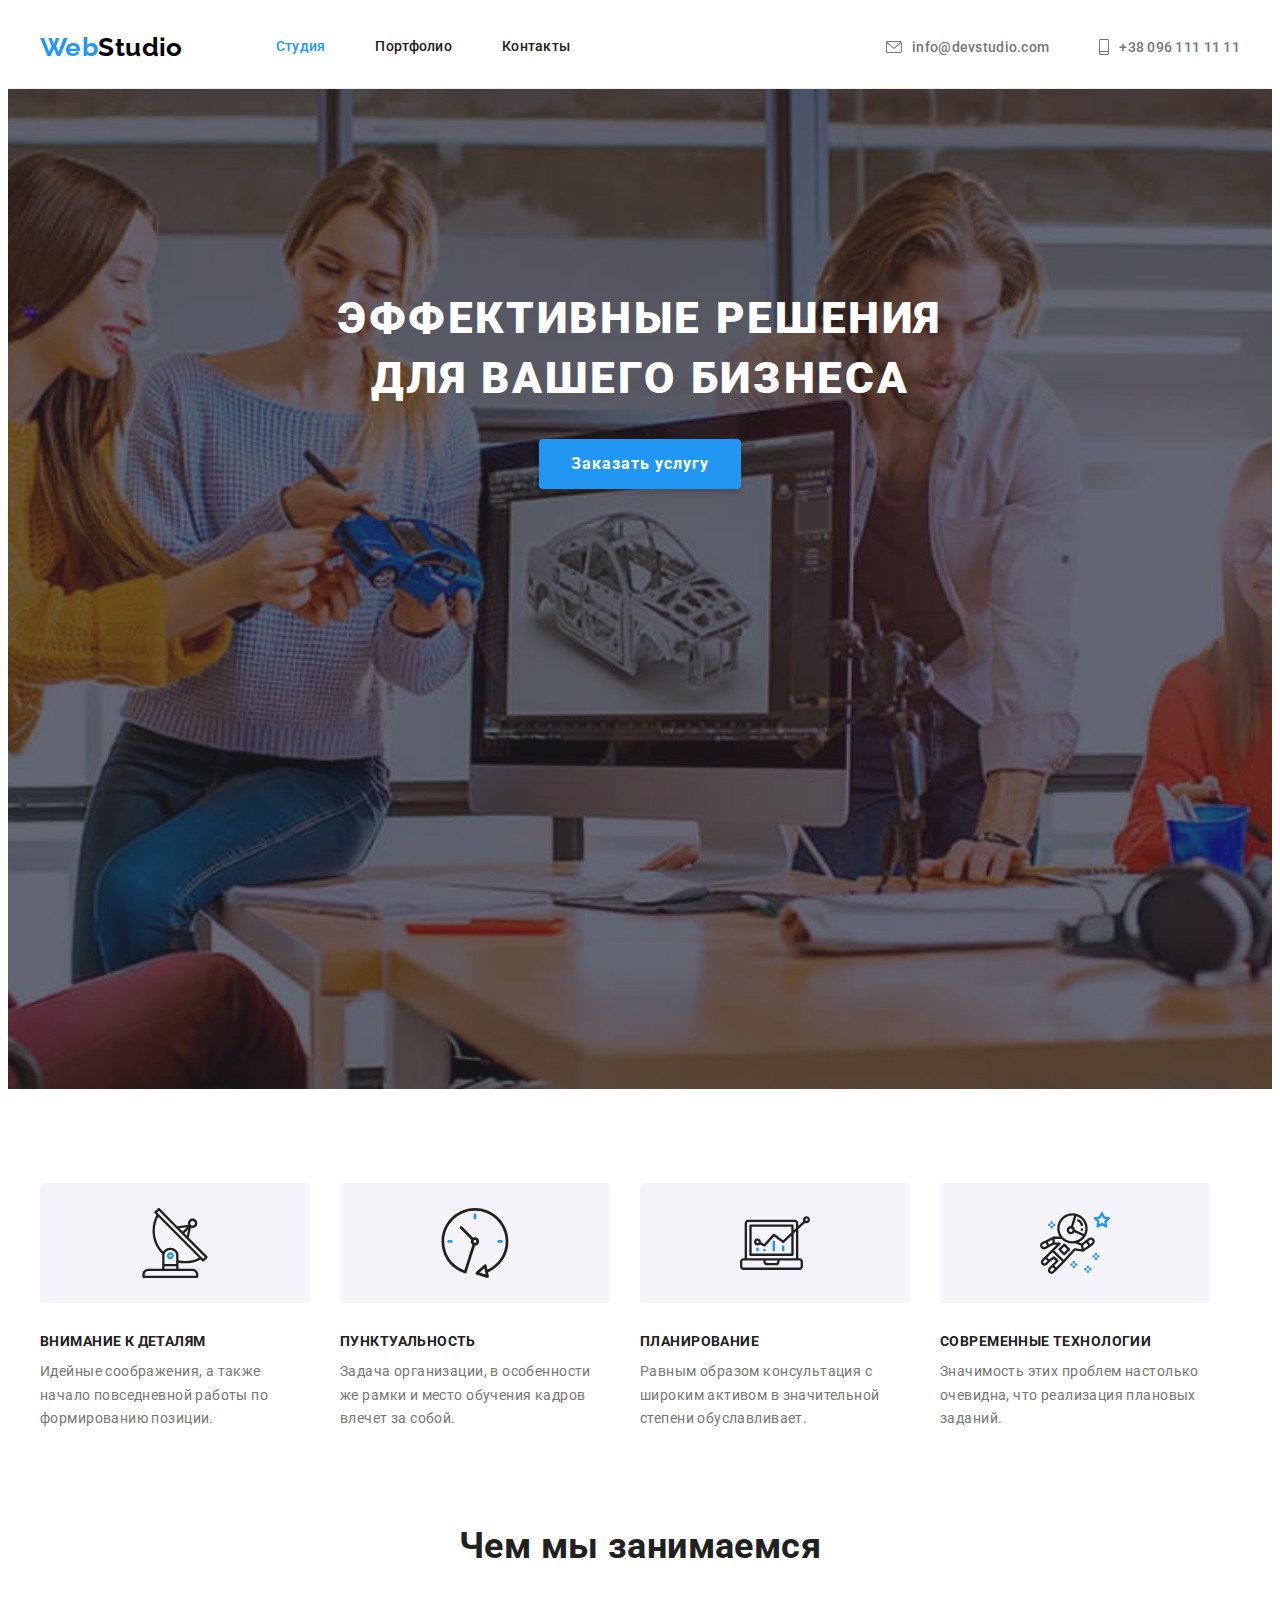
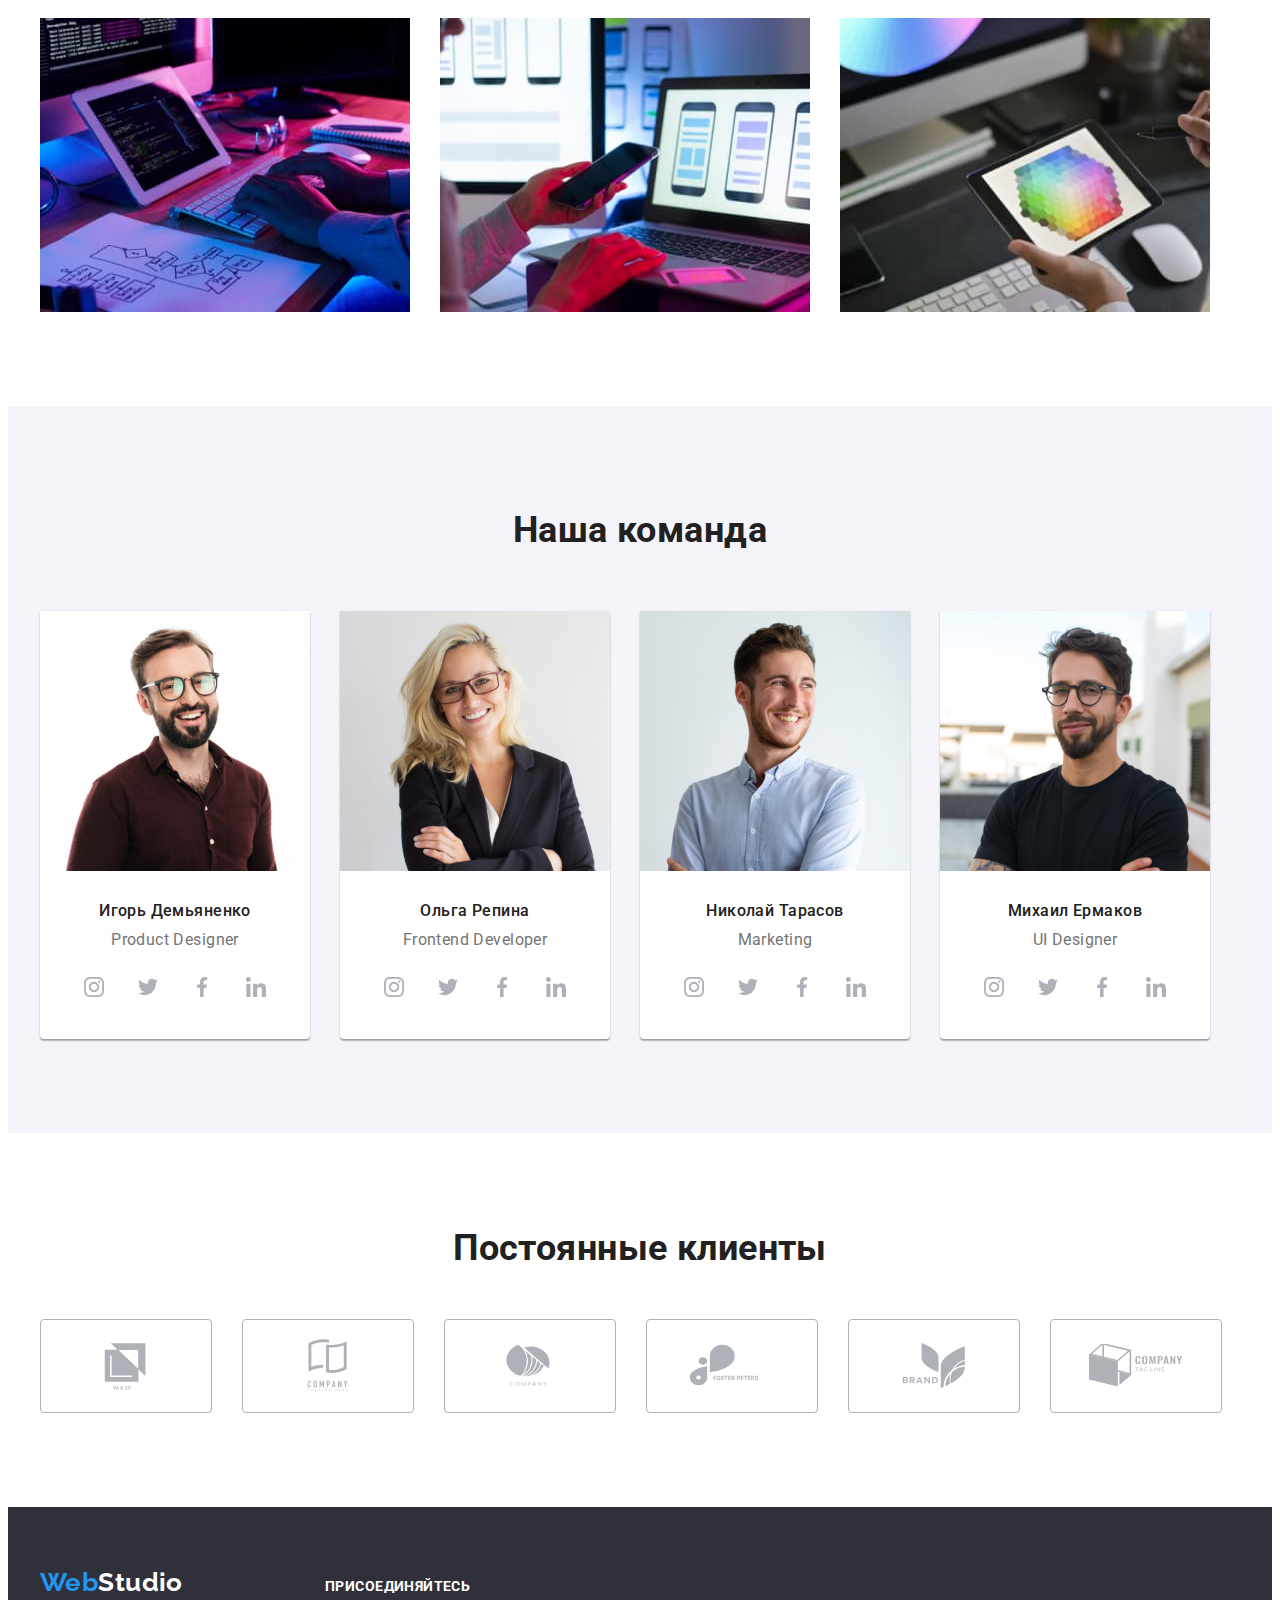
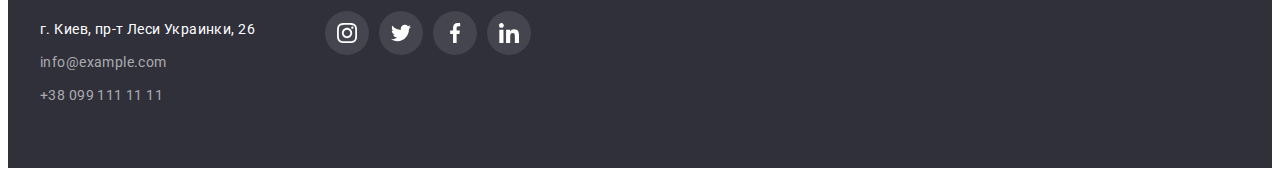
<file: index.html>
<!DOCTYPE html>
<html lang="ru">
  <head>
    <meta charset="UTF-8" />
    <meta http-equiv="X-UA-Compatible" content="IE=edge" />
    <meta name="viewport" content="width=device-width, initial-scale=1.0" />
    <link rel="preconnect" href="https://fonts.googleapis.com" />
    <link rel="preconnect" href="https://fonts.gstatic.com" crossorigin />
    <link
      href="https://fonts.googleapis.com/css2?family=Raleway:wght@700&family=Roboto:wght@400;500;700;900&display=swap"
      rel="stylesheet"
    />
    <title lang="en">Web Studio</title>
    <link
      rel="stylesheet"
      href="https://cdnjs.cloudflare.com/ajax/libs/modern-normalize/1.1.0/modern-normalize.min.css"
      integrity="sha512-wpPYUAdjBVSE4KJnH1VR1HeZfpl1ub8YT/NKx4PuQ5NmX2tKuGu6U/JRp5y+Y8XG2tV+wKQpNHVUX03MfMFn9Q=="
      crossorigin="anonymous"
      referrerpolicy="no-referrer"
    />
    <link rel="stylesheet" href="./css/styles.css" />
  </head>
  <body>
    <header class="header">
      <div class="container main-header">
        <!--.......................................ЛОГОТИП............................................................ -->
        <a lang="en" href="" class="header-logo logo link"><span class="span">Web</span>Studio</a>
        <!-- ..................................НАВІГАЦІЯ..........................................................  -->
        <nav class="header-nav">
          <ul class="header-list list">
            <li class="header-item">
              <a href="./index.html" class="header-link curent link">Студия</a>
            </li>
            <li class="header-item">
              <a href="./portfolio.html" class="header-link link">Портфолио</a>
            </li>
            <li class="header-item"><a href="" class="header-link link">Контакты</a></li>
          </ul>
        </nav>
        <!-- .............................................ПОШТА Та ТЕЛЕФОН............................................ -->
        <ul class="header-contact-list list">
          <li class="header-contact">
            <a href="mailto:info@devstudio.com" class="header-address link"
              ><svg class="header-contact-icon" width="16" height="12">
                <use href="./images/symbol-defs.svg#icon-envelope"></use></svg
              >info@devstudio.com</a
            >
          </li>
          <li class="header-contact">
            <a href="tel:+380961111111" class="header-address link"
              ><svg class="header-contact-icon" width="10" height="16">
                <use href="./images/symbol-defs.svg#icon-smartphone"></use></svg
              >+38 096 111 11 11</a
            >
          </li>
        </ul>
      </div>
    </header>
    <main class="main">
      <!--........................................HERO......................................................-->
      <section class="hero">
        <div class="container">
          <h1 class="main-hero">Эффективные решения для вашего бизнеса</h1>
          <button type="button" class="main-button">Заказать услугу</button>
        </div>
      </section>
      <!-- ........................................ЯКОСТІ................................................ -->
      <section class="quality">
        <div class="container">
          <h2 class="visually-hidden">Качества компании</h2>
          <ul class="quality-list list">
            <li class="quality-item">
              <div class="quality-icon">
                <svg class="quality-contact-icon" width="70" height="70">
                  <use href="./images/symbol-defs.svg#icon-antenna"></use>
                </svg>
              </div>
              <h3 class="quality-title">Внимание к деталям</h3>
              <p class="quality-subtitle">
                Идейные соображения, а также начало повседневной работы по формированию позиции.
              </p>
            </li>
            <li class="quality-item">
              <div class="quality-icon">
                <svg class="quality-contact-icon" width="70" height="70">
                  <use href="./images/symbol-defs.svg#icon-clock"></use>
                </svg>
              </div>
              <h3 class="quality-title">Пунктуальность</h3>
              <p class="quality-subtitle">
                Задача организации, в особенности же рамки и место обучения кадров влечет за собой.
              </p>
            </li>
            <li class="quality-item">
              <div class="quality-icon">
                <svg class="quality-contact-icon" width="70" height="70">
                  <use href="./images/symbol-defs.svg#icon-diagram"></use>
                </svg>
              </div>
              <h3 class="quality-title">Планирование</h3>
              <p class="quality-subtitle">
                Равным образом консультация с широким активом в значительной степени обуславливает.
              </p>
            </li>
            <li class="quality-item">
              <div class="quality-icon">
                <svg class="quality-contact-icon" width="70" height="70">
                  <use href="./images/symbol-defs.svg#icon-astronaut"></use>
                </svg>
              </div>
              <h3 class="quality-title">Современные технологии</h3>
              <p class="quality-subtitle">
                Значимость этих проблем настолько очевидна, что реализация плановых заданий.
              </p>
            </li>
          </ul>
        </div>
      </section>
      <!-- .............................КАРТИНКИ РОБОТИ............................................ -->
      <section class="job">
        <div class="container">
          <h2 class="job-title">Чем мы занимаемся</h2>
          <ul class="job-list list">
            <li class="job-item">
              <img src="./images/img-1.jpg" alt="програмист пишет код на ноутбуке" width="370" />
            </li>
            <li class="job-item">
              <img
                src="./images/img-2.jpg"
                alt="дизайнер подбирает стиль програмы для телефона на ноутбуке"
                width="370"
              />
            </li>
            <li class="job-item">
              <img
                src="./images/img-3.jpg"
                alt="дизайнер ищет нужный цвет на планшете"
                width="370"
              />
            </li>
          </ul>
        </div>
      </section>
      <!--.....................................КОМАНДА.............................................-->
      <section class="team">
        <div class="container">
          <h2 class="team-title">Наша команда</h2>
          <ul class="team-list list">
            <li class="team-item">
              <img src="./images/photo-1.jpg" alt="Игорь Демьяненко" width="270" />
              <div class="container-team">
                <h3 class="team-heading">Игорь Демьяненко</h3>
                <p lang="en" class="team-subtitle">Product Designer</p>
                <ul class="team-soc-list list">
                  <li class="team-soc-item">
                    <a href="" class="team-soc-linc link"
                      ><svg class="team-soc-icon" width="20" height="20">
                        <use href="./images/symbol-defs.svg#icon-instagram"></use></svg
                    ></a>
                  </li>
                  <li class="team-soc-item">
                    <a href="" class="team-soc-linc link"
                      ><svg class="team-soc-icon" width="20" height="20">
                        <use href="./images/symbol-defs.svg#icon-twitter"></use></svg
                    ></a>
                  </li>
                  <li class="team-soc-item">
                    <a href="" class="team-soc-linc link"
                      ><svg class="team-soc-icon" width="20" height="20">
                        <use href="./images/symbol-defs.svg#icon-facebook"></use></svg
                    ></a>
                  </li>
                  <li class="team-soc-item">
                    <a href="" class="team-soc-linc link"
                      ><svg class="team-soc-icon" width="20" height="20">
                        <use href="./images/symbol-defs.svg#icon-linkedin"></use></svg
                    ></a>
                  </li>
                </ul>
              </div>
            </li>
            <li class="team-item">
              <img src="./images/photo-2.jpg" alt="Ольга Репина" width="270" />
              <div class="container-team">
                <h3 class="team-heading">Ольга Репина</h3>
                <p lang="en" class="team-subtitle">Frontend Developer</p>
                <ul class="team-soc-list list">
                  <li class="team-soc-item">
                    <a href="" class="team-soc-linc link"
                      ><svg class="team-soc-icon" width="20" height="20">
                        <use href="./images/symbol-defs.svg#icon-instagram"></use></svg
                    ></a>
                  </li>
                  <li class="team-soc-item">
                    <a href="" class="team-soc-linc link"
                      ><svg class="team-soc-icon" width="20" height="20">
                        <use href="./images/symbol-defs.svg#icon-twitter"></use></svg
                    ></a>
                  </li>
                  <li class="team-soc-item">
                    <a href="" class="team-soc-linc link"
                      ><svg class="team-soc-icon" width="20" height="20">
                        <use href="./images/symbol-defs.svg#icon-facebook"></use></svg
                    ></a>
                  </li>
                  <li class="team-soc-item">
                    <a href="" class="team-soc-linc link"
                      ><svg class="team-soc-icon" width="20" height="20">
                        <use href="./images/symbol-defs.svg#icon-linkedin"></use></svg
                    ></a>
                  </li>
                </ul>
              </div>
            </li>
            <li class="team-item">
              <img src="./images/photo-3.jpg" alt="Николай Тарасов" width="270" />
              <div class="container-team">
                <h3 class="team-heading">Николай Тарасов</h3>
                <p lang="en" class="team-subtitle">Marketing</p>
                <ul class="team-soc-list list">
                  <li class="team-soc-item">
                    <a href="" class="team-soc-linc link"
                      ><svg class="team-soc-icon" width="20" height="20">
                        <use href="./images/symbol-defs.svg#icon-instagram"></use></svg
                    ></a>
                  </li>
                  <li class="team-soc-item">
                    <a href="" class="team-soc-linc link"
                      ><svg class="team-soc-icon" width="20" height="20">
                        <use href="./images/symbol-defs.svg#icon-twitter"></use></svg
                    ></a>
                  </li>
                  <li class="team-soc-item">
                    <a href="" class="team-soc-linc link"
                      ><svg class="team-soc-icon" width="20" height="20">
                        <use href="./images/symbol-defs.svg#icon-facebook"></use></svg
                    ></a>
                  </li>
                  <li class="team-soc-item">
                    <a href="" class="team-soc-linc link"
                      ><svg class="team-soc-icon" width="20" height="20">
                        <use href="./images/symbol-defs.svg#icon-linkedin"></use></svg
                    ></a>
                  </li>
                </ul>
              </div>
            </li>
            <li class="team-item">
              <img src="./images/photo-4.jpg" alt="Михаил Ермаков" width="270" />
              <div class="container-team">
                <h3 class="team-heading">Михаил Ермаков</h3>
                <p lang="en" class="team-subtitle">UI Designer</p>
                <ul class="team-soc-list list">
                  <li class="team-soc-item">
                    <a href="" class="team-soc-linc link"
                      ><svg class="team-soc-icon" width="20" height="20">
                        <use href="./images/symbol-defs.svg#icon-instagram"></use></svg
                    ></a>
                  </li>
                  <li class="team-soc-item">
                    <a href="" class="team-soc-linc link"
                      ><svg class="team-soc-icon" width="20" height="20">
                        <use href="./images/symbol-defs.svg#icon-twitter"></use></svg
                    ></a>
                  </li>
                  <li class="team-soc-item">
                    <a href="" class="team-soc-linc link"
                      ><svg class="team-soc-icon" width="20" height="20">
                        <use href="./images/symbol-defs.svg#icon-facebook"></use></svg
                    ></a>
                  </li>
                  <li class="team-soc-item">
                    <a href="" class="team-soc-linc link"
                      ><svg class="team-soc-icon" width="20" height="20">
                        <use href="./images/symbol-defs.svg#icon-linkedin"></use></svg
                    ></a>
                  </li>
                </ul>
              </div>
            </li>
          </ul>
        </div>
      </section>
      <!-- .........................REGULAR CUSTOMERS................................ -->
      <section class="customers">
        <div class="container">
          <!-- <div class="client"> -->
          <h2 class="client-title">Постоянные клиенты</h2>
          <ul class="client-list list">
            <li class="client-item">
              <a href="" class="client-link link"
                ><svg class="client-icon" width="106" height="60">
                  <use href="./images/symbol-defs.svg#icon-yaco"></use></svg
              ></a>
            </li>
            <li class="client-item">
              <a href="" class="client-link link"
                ><svg class="client-icon" width="106" height="60">
                  <use href="./images/symbol-defs.svg#icon-company_th"></use></svg
              ></a>
            </li>
            <li class="client-item">
              <a href="" class="client-link link"
                ><svg class="client-icon" width="106" height="60">
                  <use href="./images/symbol-defs.svg#icon-company"></use></svg
              ></a>
            </li>
            <li class="client-item">
              <a href="" class="client-link link"
                ><svg class="client-icon" width="106" height="60">
                  <use href="./images/symbol-defs.svg#icon-foster_peters"></use></svg
              ></a>
            </li>
            <li class="client-item">
              <a href="" class="client-link link"
                ><svg class="client-icon" width="106" height="60">
                  <use href="./images/symbol-defs.svg#icon-brand"></use></svg
              ></a>
            </li>
            <li class="client-item">
              <a href="" class="client-link link"
                ><svg class="client-icon" width="106" height="60">
                  <use href="./images/symbol-defs.svg#icon-company_tl"></use></svg
              ></a>
            </li>
          </ul>
          <!-- </div> -->
        </div>
      </section>
    </main>
    <footer class="footer">
      <div class="container">
        <div class="footer-contact">
          <!--....................................ЛОГОТИП ФУТЕРА............................................-->
          <a lang="en" href="" class="footer-logo logo link"><span class="span">Web</span>Studio</a>
          <!-- .............................................КОНТАКТИ.......................................  -->
          <address class="footer-address">
            <ul class="footer-list list">
              <li class="footer-item">
                <a
                  href="https://goo.gl/maps/SqQWR5TgpohsML3E9"
                  target="_blank"
                  rel="noopener nofollow noreferrer"
                  class="footer-gps link hover"
                  >г. Киев, пр-т Леси Украинки, 26</a
                >
              </li>
              <!-- ...............................................ТЕЛЕФОН ТА ПОШТА........................................................... -->
              <li class="footer-item">
                <a href="mailto:info@example.com" class="footer-tel link hover">info@example.com</a>
              </li>
              <li class="footer-item">
                <a href="tel:+380991111111" class="footer-tel link hover">+38 099 111 11 11</a>
              </li>
            </ul>
          </address>
        </div>
        <!-- ......................SOCIAL NETWORK............................... -->
        <div class="footer-soc">
          <h2 class="footer-title">присоединяйтесь</h2>
          <ul class="footer-soc-list list">
            <li class="footer-soc-item">
              <a href="" class="footer-soc-linc link"
                ><svg class="footer-soc-icon" width="20" height="20">
                  <use href="./images/symbol-defs.svg#icon-instagram"></use></svg
              ></a>
            </li>
            <li class="footer-soc-item">
              <a href="" class="footer-soc-linc link"
                ><svg class="footer-soc-icon" width="20" height="20">
                  <use href="./images/symbol-defs.svg#icon-twitter"></use></svg
              ></a>
            </li>
            <li class="footer-soc-item">
              <a href="" class="footer-soc-linc link"
                ><svg class="footer-soc-icon" width="20" height="20">
                  <use href="./images/symbol-defs.svg#icon-facebook"></use></svg
              ></a>
            </li>
            <li class="footer-soc-item">
              <a href="" class="footer-soc-linc link"
                ><svg class="footer-soc-icon" width="20" height="20">
                  <use href="./images/symbol-defs.svg#icon-linkedin"></use></svg
              ></a>
            </li>
          </ul>
        </div>
      </div>
    </footer>
  </body>
</html>
</file>
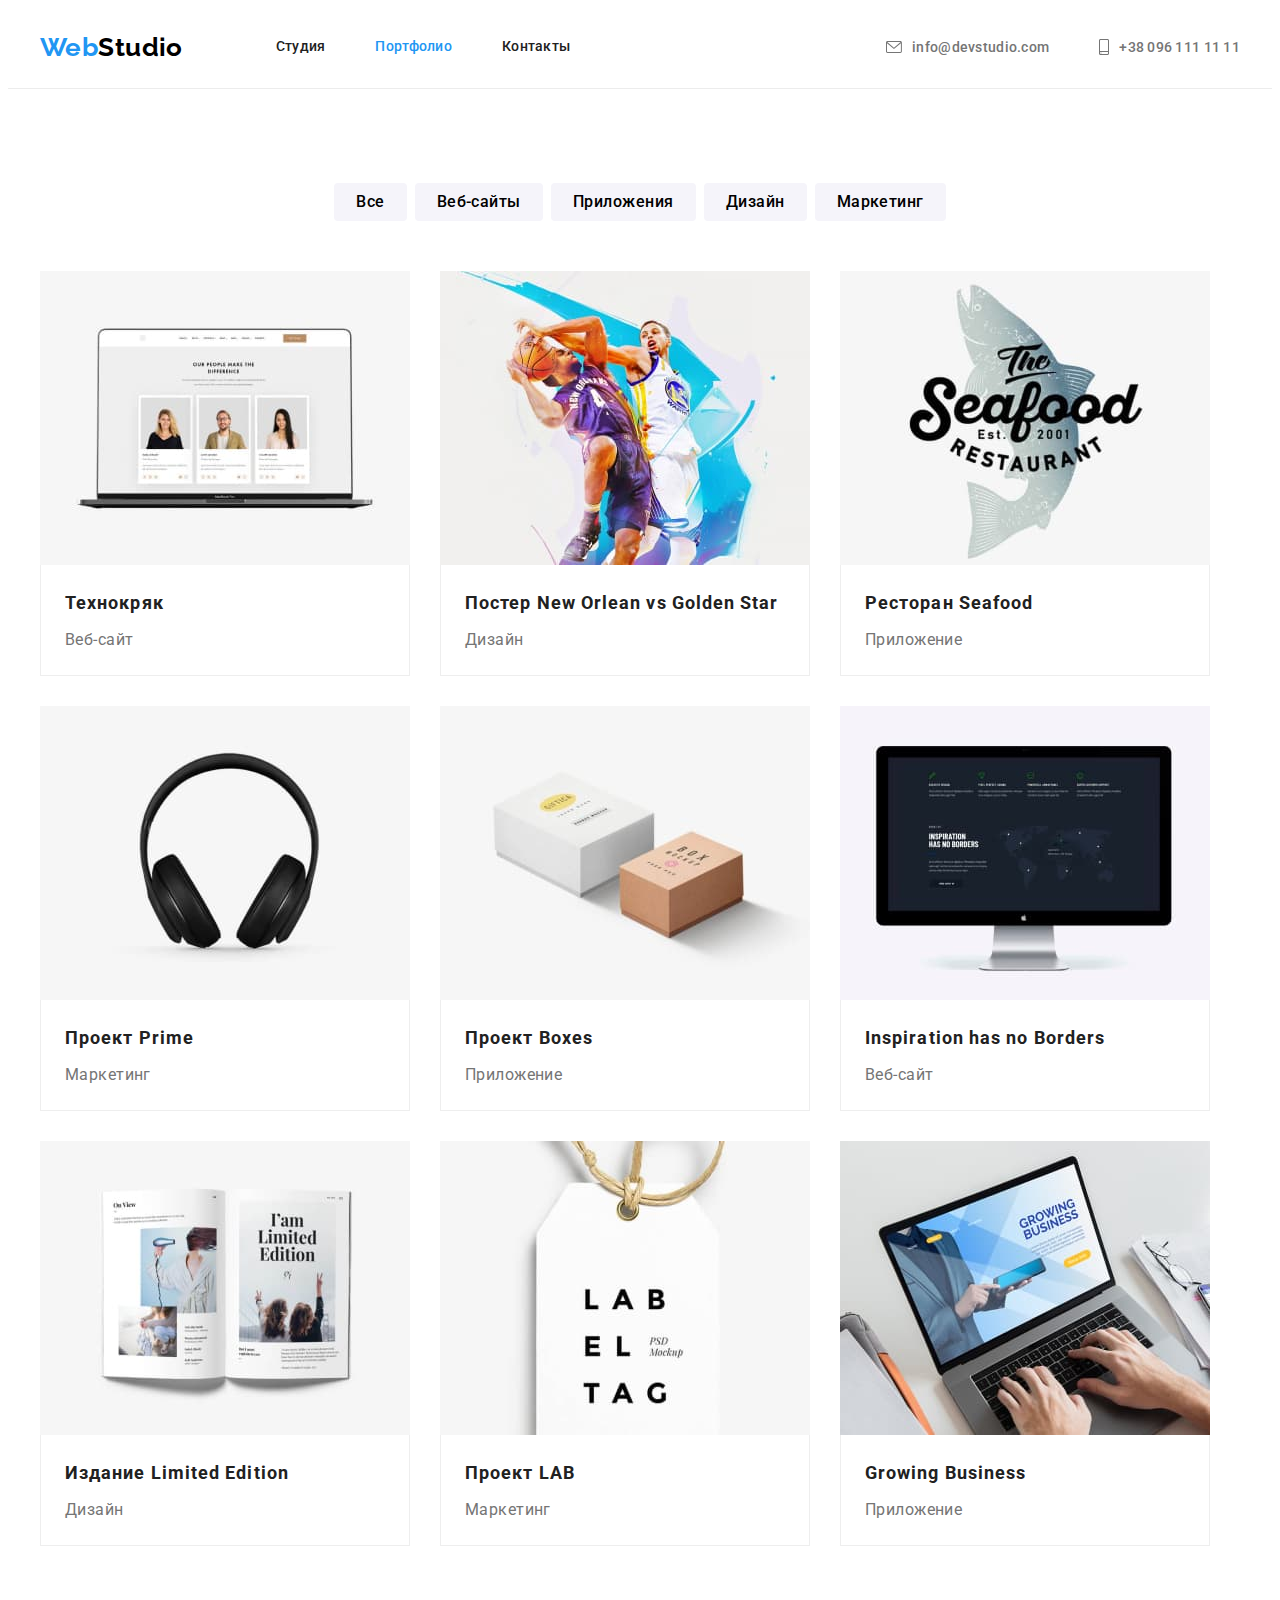
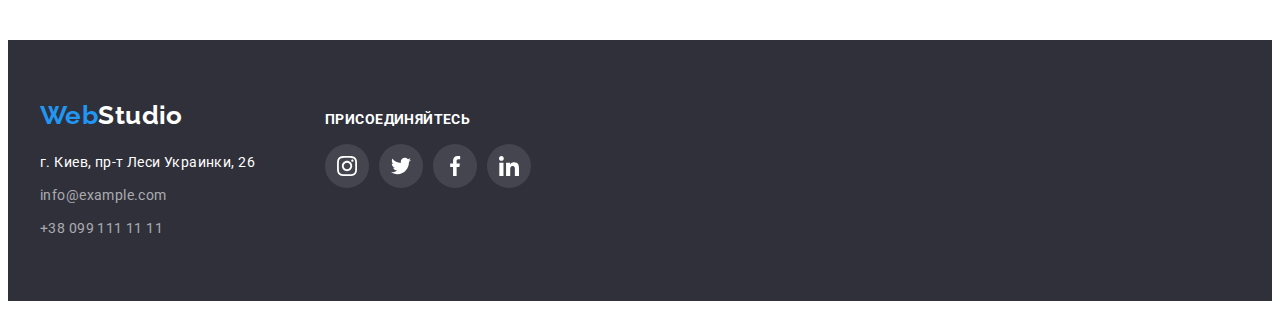
<file: portfolio.html>
<!DOCTYPE html>
<html lang="ru">
  <head>
    <meta charset="UTF-8" />
    <meta http-equiv="X-UA-Compatible" content="IE=edge" />
    <meta name="viewport" content="width=device-width, initial-scale=1.0" />
    <link rel="preconnect" href="https://fonts.googleapis.com" />
    <link rel="preconnect" href="https://fonts.gstatic.com" crossorigin />
    <link
      href="https://fonts.googleapis.com/css2?family=Raleway:wght@700&family=Roboto:wght@400;500;700;900&display=swap"
      rel="stylesheet"
    />
    <title lang="en">Web Studio</title>
    <link
      rel="stylesheet"
      href="https://cdnjs.cloudflare.com/ajax/libs/modern-normalize/1.1.0/modern-normalize.min.css"
      integrity="sha512-wpPYUAdjBVSE4KJnH1VR1HeZfpl1ub8YT/NKx4PuQ5NmX2tKuGu6U/JRp5y+Y8XG2tV+wKQpNHVUX03MfMFn9Q=="
      crossorigin="anonymous"
      referrerpolicy="no-referrer"
    />
    <link rel="stylesheet" href="./css/styles.css" />
  </head>
  <body>
    <header class="header">
      <div class="container main-header">
        <!--.......................................ЛОГОТИП............................................................ -->
        <a lang="en" href="" class="header-logo logo link"><span class="span">Web</span>Studio</a>
        <!-- ..................................НАВІГАЦІЯ..........................................................  -->
        <nav class="header-nav">
          <ul class="header-list list">
            <li class="header-item">
              <a href="./index.html" class="header-link link">Студия</a>
            </li>
            <li class="header-item">
              <a href="./portfolio.html" class="header-link curent link">Портфолио</a>
            </li>
            <li class="header-item"><a href="" class="header-link link">Контакты</a></li>
          </ul>
        </nav>
        <!-- .............................................ПОШТА Та ТЕЛЕФОН............................................ -->
        <ul class="header-contact-list list">
          <li class="header-contact">
            <a href="mailto:info@devstudio.com" class="header-address link"
              ><svg class="header-contact-icon" width="16" height="12">
                <use href="./images/symbol-defs.svg#icon-envelope"></use></svg
              >info@devstudio.com</a
            >
          </li>
          <li class="header-contact">
            <a href="tel:+380961111111" class="header-address link"
              ><svg class="header-contact-icon" width="10" height="16">
                <use href="./images/symbol-defs.svg#icon-smartphone"></use></svg
              >+38 096 111 11 11</a
            >
          </li>
        </ul>
      </div>
    </header>
    <main class="portfolio">
      <section class="portfolio-section">
        <div class="container">
          <h1 class="visually-hidden">Портфолио</h1>
          <ul class="portfolio-list list">
            <!-- ............................................ФІЛЬТР................................................ -->
            <li class="portfolio-filter">
              <button type="button" class="portfolio-btn">Все</button>
            </li>
            <li class="portfolio-filter">
              <button type="button" class="portfolio-btn">Веб-сайты</button>
            </li>
            <li class="portfolio-filter">
              <button type="button" class="portfolio-btn">Приложения</button>
            </li>
            <li class="portfolio-filter">
              <button type="button" class="portfolio-btn">Дизайн</button>
            </li>
            <li class="portfolio-filter">
              <button type="button" class="portfolio-btn">Маркетинг</button>
            </li>
          </ul>
          <ul class="portfolio-items list">
            <li class="portfolio-item">
              <a href="" class="portfolio-link link">
                <img
                  src="./images/portfolio(1).jpg"
                  alt="макбук с картинками портфолио"
                  width="370"
                  class="portfolio-picture"
                />
                <div class="container-portfolio">
                  <h2 class="portfolio-title">Технокряк</h2>
                  <p class="portfolio-subtitle">Веб-сайт</p>
                </div></a
              >
            </li>
            <li class="portfolio-item">
              <a href="" class="portfolio-link link">
                <img
                  src="./images/portfolio(2).jpg"
                  alt="два баскетболиста играют баскетбол"
                  width="370"
                  class="portfolio-picture"
                />
                <div class="container-portfolio">
                  <h2 class="portfolio-title">Постер New Orlean vs Golden Star</h2>
                  <p class="portfolio-subtitle">Дизайн</p>
                </div></a
              >
            </li>
            <li class="portfolio-item">
              <a href="" class="portfolio-link link">
                <img
                  src="./images/portfolio(3).jpg"
                  alt="емблема ресторана"
                  width="370"
                  class="portfolio-picture"
                />
                <div class="container-portfolio">
                  <h2 class="portfolio-title">Ресторан Seafood</h2>
                  <p class="portfolio-subtitle">Приложение</p>
                </div></a
              >
            </li>
            <li class="portfolio-item">
              <a href="" class="portfolio-link link">
                <img
                  src="./images/portfolio(4).jpg"
                  alt="беспроводные наушники"
                  width="370"
                  class="portfolio-picture"
                />
                <div class="container-portfolio">
                  <h2 class="portfolio-title">Проект Prime</h2>
                  <p class="portfolio-subtitle">Маркетинг</p>
                </div></a
              >
            </li>
            <li class="portfolio-item">
              <a href="" class="portfolio-link link">
                <img
                  src="./images/portfolio(5).jpg"
                  alt="коробки с логотипами"
                  width="370"
                  class="portfolio-picture"
                />
                <div class="container-portfolio">
                  <h2 class="portfolio-title">Проект Boxes</h2>
                  <p class="portfolio-subtitle">Приложение</p>
                </div></a
              >
            </li>
            <li class="portfolio-item">
              <a href="" class="portfolio-link link">
                <img
                  src="./images/portfolio(6).jpg"
                  alt="монитор с изображением карты мира"
                  width="370"
                  class="portfolio-picture"
                />
                <div class="container-portfolio">
                  <h2 class="portfolio-title">Inspiration has no Borders</h2>
                  <p class="portfolio-subtitle">Веб-сайт</p>
                </div></a
              >
            </li>
            <li class="portfolio-item">
              <a href="" class="portfolio-link link">
                <img
                  src="./images/portfolio(7).jpg"
                  alt="журнал Limited Edition"
                  width="370"
                  class="portfolio-picture"
                />
                <div class="container-portfolio">
                  <h2 class="portfolio-title">Издание Limited Edition</h2>
                  <p class="portfolio-subtitle">Дизайн</p>
                </div></a
              >
            </li>
            <li class="portfolio-item">
              <a href="" class="portfolio-link link">
                <img
                  src="./images/portfolio(8).jpg"
                  alt="бирка с логотипом"
                  width="370"
                  class="portfolio-picture"
                />
                <div class="container-portfolio">
                  <h2 class="portfolio-title">Проект LAB</h2>
                  <p class="portfolio-subtitle">Маркетинг</p>
                </div></a
              >
            </li>
            <li class="portfolio-item">
              <a href="" class="portfolio-link link">
                <img
                  src="./images/portfolio(9).jpg"
                  alt="ноутбус с изображением текста Growing Business"
                  width="370"
                  class="portfolio-picture"
                />
                <div class="container-portfolio">
                  <h2 class="portfolio-title">Growing Business</h2>
                  <p class="portfolio-subtitle">Приложение</p>
                </div></a
              >
            </li>
          </ul>
        </div>
      </section>
    </main>
    <footer class="footer">
      <div class="container">
        <div class="footer-contact">
          <!--....................................ЛОГОТИП ФУТЕРА............................................-->
          <a lang="en" href="" class="footer-logo logo link"><span class="span">Web</span>Studio</a>
          <!-- .............................................КОНТАКТИ.......................................  -->
          <address class="footer-address">
            <ul class="footer-list list">
              <li class="footer-item">
                <a
                  href="https://goo.gl/maps/SqQWR5TgpohsML3E9"
                  target="_blank"
                  rel="noopener nofollow noreferrer"
                  class="footer-gps link hover"
                  >г. Киев, пр-т Леси Украинки, 26</a
                >
              </li>
              <!-- ...............................................ТЕЛЕФОН ТА ПОШТА........................................................... -->
              <li class="footer-item">
                <a href="mailto:info@example.com" class="footer-tel link hover">info@example.com</a>
              </li>
              <li class="footer-item">
                <a href="tel:+380991111111" class="footer-tel link hover">+38 099 111 11 11</a>
              </li>
            </ul>
          </address>
        </div>
        <!-- ......................SOCIAL NETWORK............................... -->
        <div class="footer-soc">
          <h2 class="footer-title">присоединяйтесь</h2>
          <ul class="footer-soc-list list">
            <li class="footer-soc-item">
              <a href="" class="footer-soc-linc link"
                ><svg class="footer-soc-icon" width="20" height="20">
                  <use href="./images/symbol-defs.svg#icon-instagram"></use></svg
              ></a>
            </li>
            <li class="footer-soc-item">
              <a href="" class="footer-soc-linc link"
                ><svg class="footer-soc-icon" width="20" height="20">
                  <use href="./images/symbol-defs.svg#icon-twitter"></use></svg
              ></a>
            </li>
            <li class="footer-soc-item">
              <a href="" class="footer-soc-linc link"
                ><svg class="footer-soc-icon" width="20" height="20">
                  <use href="./images/symbol-defs.svg#icon-facebook"></use></svg
              ></a>
            </li>
            <li class="footer-soc-item">
              <a href="" class="footer-soc-linc link"
                ><svg class="footer-soc-icon" width="20" height="20">
                  <use href="./images/symbol-defs.svg#icon-linkedin"></use></svg
              ></a>
            </li>
          </ul>
        </div>
      </div>
    </footer>
  </body>
</html>
</file>
<file: css/styles.css>
:root{
    --main-text-color:#212121;
    --accent-color:#2196F3;
    --title-color:#212121;
    --subtitle-color: #757575;
    --secondary-text-color: #757575;
    --wite-color:#ffffff;
    --black-color:#000000;
    --footer-address-color:rgba(255, 255, 255, 0.6);
    --background-btn-color:#F5F4FA;
    --hero-color:#2F303A;
    --batton-hover-color:#188CE8;
    --typical-margin:10px;
    --thirty-margin:30px;
    --twenty-margin:20px;
    --border-color:#EEEEEE;
    --b-grey-color:#AFB1B8;

}
p,h1,h2,h3,h4,h5,h6 { 
    margin: 0;
    /* outline: 1px solid teal */
    /* 3333333333333 */
}
ul{
    margin: 0;
    padding-left: 0;
    /* outline: 1px solid greenyellow */
    /* 3333333333333 */
}
/* div{
    outline: 1px solid #5d00ff
} */

img{
    display: block;
}
body{
    font-family: 'Roboto', sans-serif;
    background-color: var(--wite-color);
    letter-spacing: 0.03em;
    color: var(--main-text-color);
    font-size: 14px;
}
.container{
    width: 1200px;
    margin: 0 auto;
    padding-left: 15px;
    padding-right: 15px;
    /* outline: 1px solid red; */
}

.list{
    list-style: none;
}
.link{
    text-decoration: none;
}
.visually-hidden {
  position: absolute;
  white-space: nowrap;
  width: 1px;
  height: 1px;
  overflow: hidden;
  border: 0;
  padding: 0;
  clip: rect(0 0 0 0);
  clip-path: inset(50%);
  margin: -1px;
}
.logo{
    font-family: 'Raleway', sans-serif;
    font-weight: 700;
    font-size: 26px;
    line-height: 1.19;
}    

.header-link.curent{
    color: var(--accent-color);
}
.header{
    padding-top: 24px;
    padding-bottom: 25px;
    border-bottom: 1px solid #ECECEC
}
.main-header{
    display: flex;
    align-items: center;
  
}
/* --------------------------------------------- Логотип --------------------------------------------------------- */
.header-logo {
     color:var(--black-color)
}
.span{
    color: var(--accent-color);
}

.header-list{
    display: flex;
    margin-left: 93px;

}
/* .......... використовуе марджини всім крім останнього ..............*/
.header-list .header-item:not(:last-child){
 margin-right: 50px;
}

.header-link:focus,
.header-link:hover {
    color: var(--accent-color);
}
.header-link {
    display: block;

    color: var(--main-text-color);

    font-weight: 500;
    font-size: 14px;
    line-height: 1.14;
    letter-spacing: 0.02em;
    }


/*......................................пошта та телефон.............................*/

.header-address:focus,
.header-address:hover {
    color: var(--accent-color);}
  
.header-address {
    display: flex;
    align-items: center;

    color: var(--secondary-text-color);
    font-weight: 500;
    font-size: 14px;
    line-height: 1.19;
    letter-spacing: 0.02em;
        }
        /*Використовуе марджин всім крім першого(тобто якщо в тебе е сосід з
        верху то тобі приміниться ця властивість..*/
.header-contact-list .header-contact + .header-contact{
    margin-left: 50px;
}
.header-contact-list{
    display: flex;
    margin-left: auto;
}
.header-contact-icon{
    margin-right: 10px;
    fill: currentColor;
    
}
/* ......................................HERO........................................*/
.hero{
    background-color: var(--hero-color);
    background-image: linear-gradient(rgba(47, 48, 58, 0.4),rgba(47, 48, 58, 0.4)), url(../images/hero-bg.jpg);
    background-repeat: no-repeat;
    background-position: center;
    background-size: cover;
    height: 600px;
    max-width: 1600px;
    margin: 0 auto;
    padding-top: 200px;
    padding-bottom: 200px;

}

.main-hero {

    color: var(--wite-color);
    font-weight: 900;
    font-size: 44px;
    line-height: 1.36;    
    text-align: center;
    letter-spacing: 0.06em;
    text-transform: uppercase;
    max-width: 696px;
    margin: 0 auto;
}
    

.main-button:hover,
.main-button:focus{
    background-color: var(--batton-hover-color)}


.main-button {
    background-color: var(--accent-color);
    color: var(--wite-color);
    font-family:inherit;
    font-weight: 700;
    font-size: 16px;
    line-height: 1.88;
    display: block;
    align-items: center;
    text-align: center;
    letter-spacing: 0.06em;
    cursor: pointer;

    margin: 0 auto;
    margin-top: 30px;
    padding: 10px 32px;
    border-radius: 4px;
    border: none;
    box-shadow: 0px 4px 4px rgba(0, 0, 0, 0.15);
}
    
/* ------------------------------------------ якості----------------------------------- */
.quality-list{
    display: flex;
}
.quality-item{
    width: 270px;
}
.quality-list .quality-item +.quality-item{
    margin-left: 30px;
}

.quality{
    padding-top: 94px;
    padding-bottom: 94px;
}
.quality-title {
    display: block;

    margin-bottom: var(--typical-margin);
    text-align: left;
    font-size: 14px;
    line-height: 1.19;
    text-transform: uppercase;
}

.quality-subtitle {
    
    color: var(--subtitle-color);
    line-height: 1.71;
    display: block;
    text-align: left;
    }
.quality-icon{
    display: flex;
    justify-content: center;
    align-items: center;
    width: 270px;
    height: 120px;
    background: var(--background-btn-color);
    border-radius: 4px;
    margin-bottom: 30px;
   
}
/* -------------------------------------------картинки роботи------------------------------------------ */
.job-list{
    display: flex;
    }
.job-list .job-item+.job-item {
    margin-left: 30px;
}
.job{
    padding-bottom: 94px;
}

.job-title {
    font-size: 36px;
    line-height: 1.17;
    text-align: center;
    margin-bottom: 50px;
}
/* ----------------------------------- команда -------------------------------------------------------------- */
.team{
    background-color: var(--background-btn-color);
    padding-bottom: 94px;
    padding-top: 94px;
}
.team-title {
    font-size: 36px;
    line-height: 1.71;
    text-align: center;
    margin-bottom: 50px;
 }
.team-item{
    background: var(--wite-color);
    box-shadow: 0px 1px 3px rgba(0, 0, 0, 0.12), 0px 1px 1px rgba(0, 0, 0, 0.14), 0px 2px 1px rgba(0, 0, 0, 0.2);
    border-radius: 0px 0px 4px 4px;
}
 .team-list{
     display: flex;
 }
 .team-list .team-item+.team-item {
     margin-left: 30px;
 }
 .container-team{
     padding-top: 30px;
     padding-bottom: 30px;
 }
.team-heading {
    font-weight: 500;
    font-size: 16px;
    line-height: 1.19;
    text-align: center;
   }

.team-subtitle {
    font-size: 16px;
    line-height: 1.19;
    text-align: center;

    margin-top: var(--typical-margin);
    color: var(--subtitle-color);}
.team-soc-item{
    width: 44px;
    height: 44px;
    margin-right: 10px;
    
}
.team-soc-item:last-child{
    margin-right: 0;
}

.team-soc-linc{
    width: 100%;
    height: 100%;
    
    border-radius: 50%;
    display: flex;
    align-items: center;
    justify-content: center;
    fill:var(--b-grey-color);
}
.team-soc-list{
    display: flex;
    justify-content: center;
    margin-top: 16px;
}

.team-soc-linc:hover,
.team-soc-linc:focus{
    background-color: var(--accent-color);
    fill: var(--wite-color);
}
/* .........................REGULAR CUSTOMERS................................ */

.customers{
    padding-top: 94px;
    padding-bottom: 94px;
}
.client-title{
color: var(--main-text-color);
font-size: 36px;
line-height: calc(42/36);
text-align: center;
margin-bottom: 50px;
}
.client-list{
    display: flex;
}
.client-item{
    margin-right: 30px;
}
.client-item:last-child{
    margin-right: 0;
}

.client-link{
    width: 170px;
    height: 92px;
    border: 1px solid var(--b-grey-color);
    border-radius: 4px;
    display: flex;
    justify-content: center;
    align-items: center;
    fill: var(--b-grey-color);;
    }

.client-link:hover,
.client-link:focus{
    fill: var(--accent-color);
    border: 1px solid var(--accent-color);
}



/* ---------------------------------------------логотип футера --------------------------------- */
.footer-logo {
    display: block;
    margin-bottom: 20px;
    color: var(--wite-color);
}
/* --------------------------------------------------- контакти------------------------------------------- */
.footer-item{
    margin-top: 9px;
}
.footer-item:first-child{
    margin-top: 0;
}
.footer {
    background-color: var(--hero-color);
    padding-top: 60px;
    padding-bottom: 60px;
}
.footer-address{
    font-style: normal;
    
}
/* --------------------------------------- телефон та пошта ---------------------------------- */
.footer>.container{
    display: flex;
    align-items: baseline;
}
.hover:hover,
.hover:focus{
    color: var(--accent-color);
}
.footer-gps {
    color: var(--wite-color);

    font-size: 14px;
    line-height: 1.71;
    }

.footer-tel {
    color: var(--footer-address-color);
    
    font-size: 14px;
    line-height: 1.71;
    }

.footer-title{   
    display: block;
    color: var(--wite-color);
    font-size: 14px;
    line-height: 1.14;
    text-transform: uppercase;

}    
.footer-soc{
    display: block;
    margin-left: 70px;
}
.footer-soc-item {
    width: 44px;
    height: 44px;
    margin-right: 10px;

}

.footer-soc-item:last-child {
    margin-right: 0;
}

.footer-soc-linc {
    width: 100%;
    height: 100%;

    border-radius: 50%;
    display: flex;
    align-items: center;
    justify-content: center;
    fill: var(--wite-color);
    background-color: rgba(255, 255, 255, 0.1);
}

.footer-soc-list {
    display: flex;
    justify-content: center;
    margin-top: 16px;
}

.footer-soc-linc:hover,
.footer-soc-linc:focus {
    background-color: var(--accent-color);
    fill: var(--wite-color);
}

/* --------------------------------------------- фільтр-------------------------------------------- */
.portfolio-section{
    padding-top: 94px;
    padding-bottom: 94px;
}

.portfolio-list{
    display: flex;
    justify-content: center;
    margin-bottom: 50px;
}
.portfolio-list .portfolio-filter + .portfolio-filter{
    margin-left: 8px;
}

.portfolio-btn {
    font-family: inherit;
    font-weight: 500;
    font-size: 16px;
    line-height: 1.63;
    text-align: center;
    letter-spacing: 0.03em;
    cursor: pointer;
    background-color: var(--background-btn-color);
    padding: 6px 22px;
    border-radius: 4px;
    border: none;
}
    
.portfolio-btn:hover,
.portfolio-btn:focus {
    background-color: var(--accent-color);
    color: var(--wite-color);
    box-shadow: 0px 3px 1px rgba(0, 0, 0, 0.1), 0px 1px 2px rgba(0, 0, 0, 0.08), 0px 2px 2px rgba(0, 0, 0, 0.12);
}
 
.portfolio-items{
    display: flex;
    flex-wrap: wrap;
}
.portfolio-link{
    display: block;
}
.portfolio-link:hover,
.portfolio-link:focus{
    box-shadow: 0px 1px 1px rgba(0, 0, 0, 0.12), 0px 4px 4px rgba(0, 0, 0, 0.06), 1px 4px 6px rgba(0, 0, 0, 0.16);
}  
.portfolio-item{
    width: 370px;
    margin-right: 30px;
    margin-bottom: 30px;

}
.portfolio-item:nth-child(3n){
    margin-right: 0;
}
.portfolio-item:nth-last-child(-n+3){
    margin-bottom: 0;
}
.portfolio-title {
    font-size: 18px;
    line-height: 2.0;
    letter-spacing: 0.06em;
    margin-bottom: 4px;

color:var(--main-text-color);
}

.portfolio-subtitle {
    font-size: 16px;
    line-height: 1.88;

    color: var(--subtitle-color); 
    
}
.container-portfolio {
    padding: 20px 24px;
    border: 1px solid var(--border-color);
    border-top: none;
}
</file>
